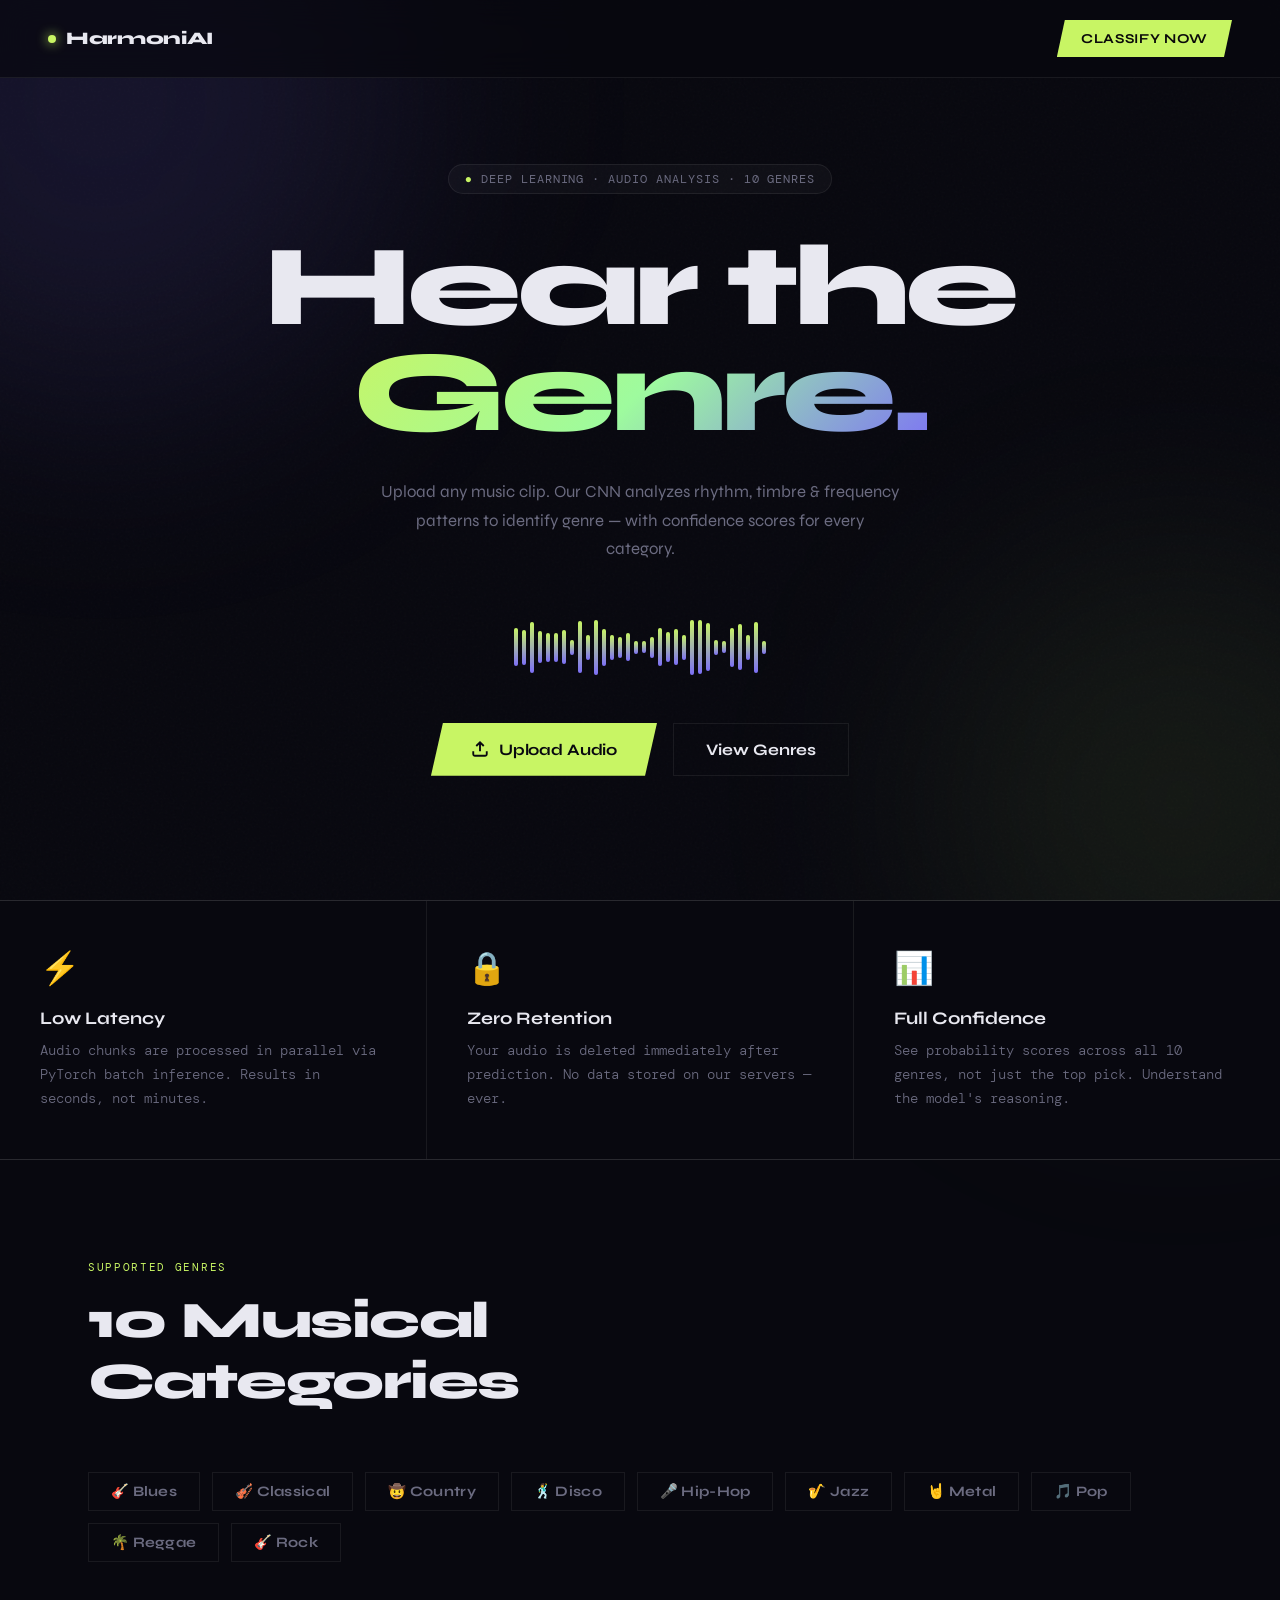
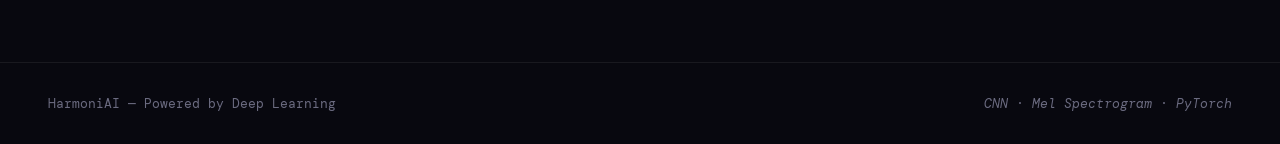
<file: backend/templates/index.html>
<!DOCTYPE html>
<html lang="en">
<head>
<meta charset="UTF-8">
<meta name="viewport" content="width=device-width, initial-scale=1.0">
<title>HarmoniAI — Music Genre Classifier</title>
<link rel="preconnect" href="https://fonts.googleapis.com">
<link href="https://fonts.googleapis.com/css2?family=Syne:wght@400;700;800&family=DM+Mono:ital,wght@0,300;1,300&display=swap" rel="stylesheet">
<style>
  :root {
    --bg: #08080f;
    --surface: #0f0f1a;
    --border: rgba(255,255,255,0.07);
    --accent: #c8f564;
    --accent2: #7c6ff7;
    --text: #e8e8f0;
    --muted: #6b6b80;
    --glow: rgba(200,245,100,0.15);
  }

  *, *::before, *::after { box-sizing: border-box; margin: 0; padding: 0; }

  html { scroll-behavior: smooth; }

  body {
    background: var(--bg);
    color: var(--text);
    font-family: 'Syne', sans-serif;
    min-height: 100vh;
    overflow-x: hidden;
  }

  /* Animated grain overlay */
  body::before {
    content: '';
    position: fixed;
    inset: 0;
    background-image: url("data:image/svg+xml,%3Csvg viewBox='0 0 512 512' xmlns='http://www.w3.org/2000/svg'%3E%3Cfilter id='n'%3E%3CfeTurbulence type='fractalNoise' baseFrequency='0.75' numOctaves='4' stitchTiles='stitch'/%3E%3C/filter%3E%3Crect width='100%25' height='100%25' filter='url(%23n)' opacity='0.035'/%3E%3C/svg%3E");
    pointer-events: none;
    z-index: 0;
    opacity: 0.6;
  }

  /* Radial glow blobs */
  .blob {
    position: fixed;
    border-radius: 50%;
    filter: blur(120px);
    pointer-events: none;
    z-index: 0;
  }
  .blob-1 { width: 600px; height: 600px; background: rgba(124,111,247,0.12); top: -200px; left: -200px; }
  .blob-2 { width: 500px; height: 500px; background: rgba(200,245,100,0.07); bottom: -150px; right: -150px; }

  /* Nav */
  nav {
    position: fixed; top: 0; left: 0; right: 0;
    z-index: 100;
    display: flex; align-items: center; justify-content: space-between;
    padding: 20px 48px;
    backdrop-filter: blur(16px);
    border-bottom: 1px solid var(--border);
    background: rgba(8,8,15,0.7);
  }
  .logo {
    font-size: 1.1rem; font-weight: 800; letter-spacing: -0.02em;
    display: flex; align-items: center; gap: 10px;
  }
  .logo-dot {
    width: 8px; height: 8px; border-radius: 50%;
    background: var(--accent);
    box-shadow: 0 0 12px var(--accent);
    animation: pulse 2s ease-in-out infinite;
  }
  @keyframes pulse { 0%,100%{opacity:1;transform:scale(1)} 50%{opacity:.5;transform:scale(0.8)} }

  .nav-cta {
    background: var(--accent); color: #0a0a0a;
    border: none; padding: 10px 24px;
    font-family: 'Syne', sans-serif; font-weight: 700; font-size: 0.85rem;
    letter-spacing: 0.05em; text-transform: uppercase;
    cursor: pointer; text-decoration: none;
    clip-path: polygon(8px 0%, 100% 0%, calc(100% - 8px) 100%, 0% 100%);
    transition: opacity 0.2s;
  }
  .nav-cta:hover { opacity: 0.85; }

  /* Hero */
  .hero {
    position: relative; z-index: 1;
    min-height: 100vh;
    display: flex; flex-direction: column;
    align-items: center; justify-content: center;
    padding: 120px 24px 80px;
    text-align: center;
  }

  .hero-tag {
    display: inline-flex; align-items: center; gap: 8px;
    border: 1px solid var(--border);
    background: rgba(255,255,255,0.03);
    padding: 6px 16px; border-radius: 100px;
    font-size: 0.75rem; font-family: 'DM Mono', monospace;
    color: var(--muted); letter-spacing: 0.08em;
    text-transform: uppercase;
    margin-bottom: 40px;
    animation: fadeUp 0.8s ease both;
  }
  .hero-tag span { color: var(--accent); }

  h1 {
    font-size: clamp(3rem, 9vw, 7.5rem);
    font-weight: 800; line-height: 0.92;
    letter-spacing: -0.04em;
    animation: fadeUp 0.8s 0.1s ease both;
  }
  h1 em {
    font-style: normal;
    background: linear-gradient(135deg, var(--accent) 0%, #9efb9e 50%, var(--accent2) 100%);
    -webkit-background-clip: text; -webkit-text-fill-color: transparent;
    background-clip: text;
  }

  .hero-sub {
    max-width: 520px; margin: 32px auto 0;
    font-size: 1.05rem; line-height: 1.7;
    color: var(--muted); font-weight: 400;
    animation: fadeUp 0.8s 0.2s ease both;
  }

  /* Waveform animation */
  .wave-vis {
    display: flex; align-items: center; gap: 4px;
    margin: 56px auto 48px;
    animation: fadeUp 0.8s 0.3s ease both;
  }
  .wave-bar {
    width: 4px; border-radius: 2px;
    background: linear-gradient(to top, var(--accent2), var(--accent));
    animation: wave var(--dur, 1s) var(--delay, 0s) ease-in-out infinite alternate;
  }
  @keyframes wave { from { height: 8px; opacity: 0.3; } to { height: var(--h, 48px); opacity: 1; } }

  .cta-group {
    display: flex; gap: 16px; justify-content: center; flex-wrap: wrap;
    animation: fadeUp 0.8s 0.4s ease both;
  }

  .btn-primary {
    background: var(--accent); color: #08080f;
    padding: 16px 40px; font-family: 'Syne', sans-serif;
    font-weight: 700; font-size: 1rem; letter-spacing: -0.01em;
    border: none; cursor: pointer; text-decoration: none;
    clip-path: polygon(12px 0%, 100% 0%, calc(100% - 12px) 100%, 0% 100%);
    transition: transform 0.2s, box-shadow 0.2s;
    display: inline-flex; align-items: center; gap: 10px;
  }
  .btn-primary:hover { transform: translateY(-2px); box-shadow: 0 16px 40px rgba(200,245,100,0.25); }
  .btn-primary svg { width: 18px; height: 18px; }

  .btn-outline {
    background: transparent; color: var(--text);
    padding: 16px 32px; font-family: 'Syne', sans-serif;
    font-weight: 700; font-size: 1rem;
    border: 1px solid var(--border); cursor: pointer; text-decoration: none;
    transition: border-color 0.2s, background 0.2s;
    display: inline-flex; align-items: center; gap: 8px;
  }
  .btn-outline:hover { border-color: var(--accent2); background: rgba(124,111,247,0.08); }

  /* Features strip */
  .features {
    position: relative; z-index: 1;
    display: grid; grid-template-columns: repeat(3, 1fr);
    gap: 1px; background: var(--border);
    border-top: 1px solid var(--border);
    border-bottom: 1px solid var(--border);
  }
  .feature-item {
    background: var(--bg); padding: 48px 40px;
    transition: background 0.3s;
  }
  .feature-item:hover { background: var(--surface); }
  .feature-icon {
    font-size: 2rem; margin-bottom: 20px;
  }
  .feature-title { font-size: 1.1rem; font-weight: 700; margin-bottom: 10px; }
  .feature-desc { font-size: 0.88rem; color: var(--muted); line-height: 1.7; font-family: 'DM Mono', monospace; font-weight: 300; }

  /* Genres section */
  .genres-section {
    position: relative; z-index: 1;
    padding: 100px 48px;
    max-width: 1200px; margin: 0 auto;
  }
  .section-label {
    font-family: 'DM Mono', monospace; font-size: 0.7rem;
    color: var(--accent); letter-spacing: 0.15em; text-transform: uppercase;
    margin-bottom: 16px;
  }
  .section-title { font-size: clamp(2rem, 4vw, 3.5rem); font-weight: 800; letter-spacing: -0.03em; margin-bottom: 60px; }

  .genre-grid {
    display: flex; flex-wrap: wrap; gap: 12px;
  }
  .genre-chip {
    padding: 10px 22px;
    border: 1px solid var(--border);
    font-size: 0.9rem; font-weight: 700;
    color: var(--muted); cursor: default;
    transition: all 0.25s;
    letter-spacing: 0.02em;
  }
  .genre-chip:hover { color: var(--text); border-color: var(--accent); background: var(--glow); }

  /* Footer */
  footer {
    position: relative; z-index: 1;
    border-top: 1px solid var(--border);
    padding: 32px 48px;
    display: flex; justify-content: space-between; align-items: center;
    color: var(--muted); font-size: 0.8rem; font-family: 'DM Mono', monospace;
  }

  @keyframes fadeUp { from { opacity: 0; transform: translateY(24px); } to { opacity: 1; transform: translateY(0); } }

  @media (max-width: 768px) {
    nav { padding: 16px 24px; }
    .features { grid-template-columns: 1fr; }
    .genres-section { padding: 60px 24px; }
    footer { flex-direction: column; gap: 12px; text-align: center; }
  }
</style>
</head>
<body>

<div class="blob blob-1"></div>
<div class="blob blob-2"></div>

<nav>
  <div class="logo">
    <div class="logo-dot"></div>
    HarmoniAI
  </div>
  <a href="/upload" class="nav-cta">Classify Now</a>
</nav>

<section class="hero">
  <div class="hero-tag">
    <span>●</span> Deep Learning · Audio Analysis · 10 Genres
  </div>

  <h1>Hear the<br><em>Genre.</em></h1>

  <p class="hero-sub">
    Upload any music clip. Our CNN analyzes rhythm, timbre &amp; frequency
    patterns to identify genre — with confidence scores for every category.
  </p>

  <div class="wave-vis" aria-hidden="true">
    <script>
      document.currentScript.insertAdjacentHTML('afterend', Array.from({length:32}, (_,i) => {
        const h = Math.round(Math.random()*44 + 12);
        const dur = (Math.random()*0.8+0.6).toFixed(2);
        const del = (Math.random()*0.6).toFixed(2);
        return `<div class="wave-bar" style="--h:${h}px;--dur:${dur}s;--delay:${del}s;height:${h}px"></div>`;
      }).join(''));
    </script>
  </div>

  <div class="cta-group">
    <a href="/upload" class="btn-primary">
      <svg viewBox="0 0 24 24" fill="none" stroke="currentColor" stroke-width="2.5"><path d="M21 15v4a2 2 0 0 1-2 2H5a2 2 0 0 1-2-2v-4M17 8l-5-5-5 5M12 3v12"/></svg>
      Upload Audio
    </a>
    <a href="#genres" class="btn-outline">View Genres</a>
  </div>
</section>

<div class="features">
  <div class="feature-item">
    <div class="feature-icon">⚡</div>
    <div class="feature-title">Low Latency</div>
    <div class="feature-desc">Audio chunks are processed in parallel via PyTorch batch inference. Results in seconds, not minutes.</div>
  </div>
  <div class="feature-item">
    <div class="feature-icon">🔒</div>
    <div class="feature-title">Zero Retention</div>
    <div class="feature-desc">Your audio is deleted immediately after prediction. No data stored on our servers — ever.</div>
  </div>
  <div class="feature-item">
    <div class="feature-icon">📊</div>
    <div class="feature-title">Full Confidence</div>
    <div class="feature-desc">See probability scores across all 10 genres, not just the top pick. Understand the model's reasoning.</div>
  </div>
</div>

<section class="genres-section" id="genres">
  <div class="section-label">Supported Genres</div>
  <div class="section-title">10 Musical<br>Categories</div>
  <div class="genre-grid">
    <div class="genre-chip">🎸 Blues</div>
    <div class="genre-chip">🎻 Classical</div>
    <div class="genre-chip">🤠 Country</div>
    <div class="genre-chip">🕺 Disco</div>
    <div class="genre-chip">🎤 Hip-Hop</div>
    <div class="genre-chip">🎷 Jazz</div>
    <div class="genre-chip">🤘 Metal</div>
    <div class="genre-chip">🎵 Pop</div>
    <div class="genre-chip">🌴 Reggae</div>
    <div class="genre-chip">🎸 Rock</div>
  </div>
</section>

<footer>
  <span>HarmoniAI — Powered by Deep Learning</span>
  <span style="font-style:italic;">CNN · Mel Spectrogram · PyTorch</span>
</footer>

</body>
</html>
</file>
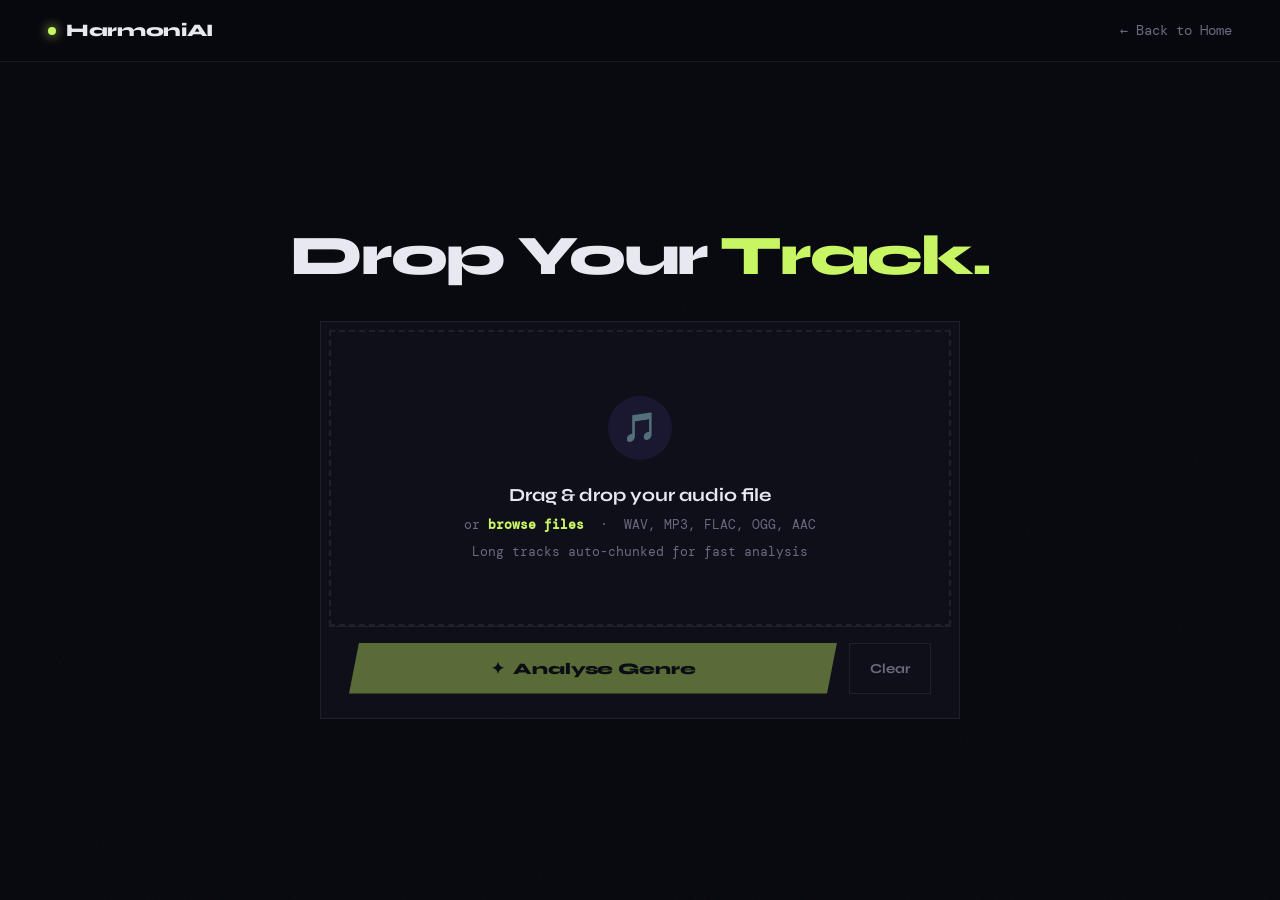
<file: backend/templates/upload.html>
<!DOCTYPE html>
<html lang="en">
<head>
<meta charset="UTF-8">
<meta name="viewport" content="width=device-width, initial-scale=1.0">
<title>HarmoniAI — Upload</title>
<link rel="preconnect" href="https://fonts.googleapis.com">
<link href="https://fonts.googleapis.com/css2?family=Syne:wght@400;700;800&family=DM+Mono:ital,wght@0,300;1,300&display=swap" rel="stylesheet">
<style>
  :root {
    --bg: #08080f; --surface: #0f0f1a;
    --border: rgba(255,255,255,0.07); --border-active: rgba(200,245,100,0.4);
    --accent: #c8f564; --accent2: #7c6ff7;
    --text: #e8e8f0; --muted: #6b6b80;
    --error: #ff5f5f;
  }
  *, *::before, *::after { box-sizing: border-box; margin:0; padding:0; }
  body {
    background: var(--bg); color: var(--text);
    font-family: 'Syne', sans-serif; min-height: 100vh;
    display: flex; flex-direction: column;
  }
  body::before {
    content:''; position:fixed; inset:0;
    background-image: url("data:image/svg+xml,%3Csvg viewBox='0 0 512 512' xmlns='http://www.w3.org/2000/svg'%3E%3Cfilter id='n'%3E%3CfeTurbulence type='fractalNoise' baseFrequency='0.75' numOctaves='4' stitchTiles='stitch'/%3E%3C/filter%3E%3Crect width='100%25' height='100%25' filter='url(%23n)' opacity='0.035'/%3E%3C/svg%3E");
    pointer-events:none; z-index:0; opacity:0.6;
  }

  nav {
    position:fixed; top:0; left:0; right:0; z-index:100;
    display:flex; align-items:center; justify-content:space-between;
    padding:20px 48px;
    backdrop-filter:blur(16px);
    border-bottom:1px solid var(--border);
    background:rgba(8,8,15,0.7);
  }
  .logo { font-size:1.1rem; font-weight:800; letter-spacing:-0.02em; display:flex; align-items:center; gap:10px; text-decoration:none; color:var(--text); }
  .logo-dot { width:8px; height:8px; border-radius:50%; background:var(--accent); box-shadow:0 0 12px var(--accent); animation:pulse 2s ease-in-out infinite; }
  @keyframes pulse { 0%,100%{opacity:1;transform:scale(1)} 50%{opacity:.5;transform:scale(.8)} }

  .back-btn {
    display:flex; align-items:center; gap:8px; color:var(--muted);
    text-decoration:none; font-size:0.85rem; font-family:'DM Mono',monospace;
    transition:color 0.2s;
  }
  .back-btn:hover { color:var(--text); }


  main {
    position:relative; z-index:1;
    flex:1; display:flex; flex-direction:column; align-items:center;
    justify-content:center; padding:100px 24px 60px;
    gap:32px;
  }

  .page-title {
    font-size: clamp(2rem, 5vw, 3.5rem);
    font-weight:800; letter-spacing:-0.04em;
    text-align:center;
  }
  .page-title span { color:var(--accent); }

  /* Upload card */
  .upload-card {
    width:100%; max-width:640px;
    background:var(--surface);
    border:1px solid var(--border);
    padding:8px;
    animation: fadeUp 0.6s ease both;
  }

  .drop-zone {
    border:2px dashed var(--border);
    padding:64px 40px;
    text-align:center;
    cursor:pointer;
    transition:border-color 0.25s, background 0.25s;
    position:relative;
  }
  .drop-zone.drag-over {
    border-color: var(--border-active);
    background: rgba(200,245,100,0.04);
  }
  .drop-zone.has-file {
    border-color: var(--accent2);
    border-style: solid;
  }

  #fileInput { display:none; }

  .upload-icon {
    width:64px; height:64px; margin:0 auto 24px;
    background:rgba(124,111,247,0.1);
    border-radius:50%;
    display:flex; align-items:center; justify-content:center;
    font-size:1.8rem;
    transition: transform 0.3s;
  }
  .drop-zone:hover .upload-icon, .drop-zone.drag-over .upload-icon { transform: scale(1.1); }

  .drop-title { font-size:1.15rem; font-weight:700; margin-bottom:10px; }
  .drop-sub { font-size:0.82rem; color:var(--muted); font-family:'DM Mono',monospace; }
  .drop-sub strong { color:var(--accent); cursor:pointer; }

  .file-info {
    display:none; align-items:center; gap:12px;
    padding:14px 20px;
    background:rgba(255,255,255,0.03);
    border-top:1px solid var(--border);
    font-size:0.85rem;
  }
  .file-info.visible { display:flex; }
  .file-icon { font-size:1.3rem; }
  .file-meta { flex:1; overflow:hidden; }
  .file-name { font-weight:700; white-space:nowrap; overflow:hidden; text-overflow:ellipsis; }
  .file-size { color:var(--muted); font-size:0.75rem; font-family:'DM Mono',monospace; margin-top:2px; }
  .remove-btn { color:var(--muted); cursor:pointer; padding:4px; font-size:1.1rem; transition:color 0.2s; }
  .remove-btn:hover { color:var(--error); }

 
  .player-wrap {
    display:none; padding:16px 20px;
    border-top:1px solid var(--border);
  }
  .player-wrap.visible { display:block; }
  audio { width:100%; height:40px; accent-color:var(--accent); }

  .waveform-wrap {
    display:none; padding:0 20px 16px;
  }
  .waveform-wrap.visible { display:block; }
  #waveCanvas { width:100%; height:72px; display:block; }

  /* Actions */
  .card-actions {
    display:flex; gap:12px; padding:16px 20px;
    border-top:1px solid var(--border);
  }

  .btn-predict {
    flex:1; background:var(--accent); color:#08080f;
    border:none; padding:16px;
    font-family:'Syne',sans-serif; font-weight:800; font-size:1rem;
    cursor:pointer; letter-spacing:-0.01em;
    clip-path:polygon(10px 0%,100% 0%,calc(100% - 10px) 100%,0% 100%);
    transition:opacity 0.2s, transform 0.2s;
    display:flex; align-items:center; justify-content:center; gap:10px;
  }
  .btn-predict:disabled { opacity:0.4; cursor:not-allowed; }
  .btn-predict:not(:disabled):hover { transform:translateY(-1px); opacity:0.9; }

  .btn-clear {
    background:transparent; color:var(--muted);
    border:1px solid var(--border); padding:16px 20px;
    font-family:'Syne',sans-serif; font-weight:700; font-size:0.85rem;
    cursor:pointer; transition:all 0.2s;
  }
  .btn-clear:hover { border-color:var(--error); color:var(--error); }

  /* Loading overlay */
  .loading-overlay {
    display:none; position:fixed; inset:0;
    background:rgba(8,8,15,0.85); backdrop-filter:blur(8px);
    z-index:200; align-items:center; justify-content:center;
    flex-direction:column; gap:24px;
  }
  .loading-overlay.active { display:flex; }

  .spinner {
    width:56px; height:56px;
    border:3px solid var(--border);
    border-top-color:var(--accent);
    border-radius:50%;
    animation:spin 0.8s linear infinite;
  }
  @keyframes spin { to{transform:rotate(360deg)} }

  .loading-text { font-size:1rem; font-weight:700; color:var(--muted); }
  .loading-step { font-size:0.78rem; font-family:'DM Mono',monospace; color:var(--accent2); margin-top:-16px; }


  .progress-bar-wrap { width:240px; height:2px; background:var(--border); }
  .progress-bar { height:100%; background:linear-gradient(90deg,var(--accent2),var(--accent)); width:0; transition:width 0.4s ease; }

  .toast {
    position:fixed; bottom:32px; left:50%; transform:translateX(-50%);
    background:var(--error); color:#fff;
    padding:12px 24px; font-size:0.85rem; font-weight:700;
    z-index:300; opacity:0; pointer-events:none;
    transition:opacity 0.3s;
  }
  .toast.show { opacity:1; }

  @keyframes fadeUp { from{opacity:0;transform:translateY(24px)} to{opacity:1;transform:translateY(0)} }

  @media(max-width:600px) { nav{padding:16px 20px;} main{padding:80px 16px 40px;} .drop-zone{padding:48px 24px;} }
</style>
</head>
<body>

<nav>
  <a href="/" class="logo">
    <div class="logo-dot"></div>
    HarmoniAI
  </a>
  <a href="/" class="back-btn">
    ← Back to Home
  </a>
</nav>

<main>
  <h1 class="page-title">Drop Your <span>Track.</span></h1>

  <div class="upload-card">
  
    <div class="drop-zone" id="dropZone">
      <input type="file" id="fileInput" accept="audio/*,.wav,.mp3,.flac,.ogg,.m4a,.aac">
      <div class="upload-icon">🎵</div>
      <div class="drop-title">Drag & drop your audio file</div>
      <div class="drop-sub">
        or <strong id="browseBtn">browse files</strong> &nbsp;·&nbsp; WAV, MP3, FLAC, OGG, AAC
      </div>
      <div class="drop-sub" style="margin-top:10px;">Long tracks auto-chunked for fast analysis</div>
    </div>

    <div class="file-info" id="fileInfo">
      <span class="file-icon">🎶</span>
      <div class="file-meta">
        <div class="file-name" id="fileName">—</div>
        <div class="file-size" id="fileSize">—</div>
      </div>
      <span class="remove-btn" id="removeBtn" title="Remove file">✕</span>
    </div>

    <div class="waveform-wrap" id="waveformWrap">
      <canvas id="waveCanvas"></canvas>
    </div>

    
    <div class="player-wrap" id="playerWrap">
      <audio id="audioPlayer" controls preload="auto"></audio>
    </div>

    <div class="card-actions">
      <button class="btn-predict" id="predictBtn" disabled>
        <span>✦</span> Analyse Genre
      </button>
      <button class="btn-clear" id="clearBtn">Clear</button>
    </div>
  </div>
</main>


<div class="loading-overlay" id="loadingOverlay">
  <div class="spinner"></div>
  <div class="loading-text">Analysing your track…</div>
  <div class="loading-step" id="loadingStep">Chunking audio</div>
  <div class="progress-bar-wrap"><div class="progress-bar" id="progressBar"></div></div>
</div>

<!-- Error toast -->
<div class="toast" id="toast"></div>

<script>
const dropZone   = document.getElementById('dropZone');
const fileInput  = document.getElementById('fileInput');
const browseBtn  = document.getElementById('browseBtn');
const fileInfo   = document.getElementById('fileInfo');
const fileName   = document.getElementById('fileName');
const fileSize   = document.getElementById('fileSize');
const removeBtn  = document.getElementById('removeBtn');
const playerWrap = document.getElementById('playerWrap');
const audioPlayer= document.getElementById('audioPlayer');
const waveformWrap = document.getElementById('waveformWrap');
const waveCanvas = document.getElementById('waveCanvas');
const predictBtn = document.getElementById('predictBtn');
const clearBtn   = document.getElementById('clearBtn');
const overlay    = document.getElementById('loadingOverlay');
const loadingStep= document.getElementById('loadingStep');
const progressBar= document.getElementById('progressBar');
const toast      = document.getElementById('toast');

let currentFile = null;
let objectUrl   = null;


dropZone.addEventListener('dragover', e => { e.preventDefault(); dropZone.classList.add('drag-over'); });
dropZone.addEventListener('dragleave', () => dropZone.classList.remove('drag-over'));
dropZone.addEventListener('drop', e => {
  e.preventDefault(); dropZone.classList.remove('drag-over');
  const f = e.dataTransfer.files[0];
  if (f) handleFile(f);
});

browseBtn.addEventListener('click', () => fileInput.click());
dropZone.addEventListener('click', e => { if (e.target !== browseBtn) fileInput.click(); });
fileInput.addEventListener('change', () => { if (fileInput.files[0]) handleFile(fileInput.files[0]); });
removeBtn.addEventListener('click', clearFile);
clearBtn.addEventListener('click', clearFile);

function handleFile(file) {
  if (!file.type.startsWith('audio/') && !/\.(wav|mp3|flac|ogg|m4a|aac)$/i.test(file.name)) {
    showToast('Please select a valid audio file.');
    return;
  }
  clearObjectUrl();
  currentFile = file;
  objectUrl = URL.createObjectURL(file);

  fileName.textContent = file.name;
  fileSize.textContent = formatBytes(file.size) + (file.size > 5*1024*1024 ? ' — will be chunked' : '');
  fileInfo.classList.add('visible');
  dropZone.classList.add('has-file');

  audioPlayer.src = objectUrl;
  playerWrap.classList.add('visible');

  drawWaveform(file);

  predictBtn.disabled = false;
}

function clearFile() {
  currentFile = null;
  clearObjectUrl();
  fileInput.value = '';
  fileInfo.classList.remove('visible');
  playerWrap.classList.remove('visible');
  waveformWrap.classList.remove('visible');
  dropZone.classList.remove('has-file');
  predictBtn.disabled = true;
  audioPlayer.src = '';
}

function clearObjectUrl() {
  if (objectUrl) { URL.revokeObjectURL(objectUrl); objectUrl = null; }
}

function formatBytes(b) {
  if (b < 1024) return b + ' B';
  if (b < 1024*1024) return (b/1024).toFixed(1) + ' KB';
  return (b/(1024*1024)).toFixed(1) + ' MB';
}

async function drawWaveform(file) {
  try {
    const ctx = new (window.AudioContext || window.webkitAudioContext)();
    const buf = await file.arrayBuffer();
    const audioBuf = await ctx.decodeAudioData(buf);
    const data = audioBuf.getChannelData(0);

    waveformWrap.classList.add('visible');
    const canvas = waveCanvas;
    const dpr = window.devicePixelRatio || 1;
    canvas.width = canvas.offsetWidth * dpr;
    canvas.height = 72 * dpr;
    const c = canvas.getContext('2d');
    c.scale(dpr, dpr);

    const w = canvas.offsetWidth, h = 72;
    const step = Math.ceil(data.length / w);
    const mid = h / 2;

    const grad = c.createLinearGradient(0, 0, w, 0);
    grad.addColorStop(0, '#7c6ff7');
    grad.addColorStop(1, '#c8f564');

    c.clearRect(0, 0, w, h);
    c.fillStyle = grad;

    for (let x = 0; x < w; x++) {
      let max = 0;
      for (let j = 0; j < step; j++) {
        const val = Math.abs(data[x * step + j] || 0);
        if (val > max) max = val;
      }
      const barH = Math.max(2, max * (h - 4));
      c.fillRect(x, mid - barH / 2, 1, barH);
    }
    ctx.close();
  } catch(e) { }
}


const loadingSteps = [
  [0,  'Reading audio file…'],
  [20, 'Chunking into 4-second segments…'],
  [45, 'Computing Mel spectrograms…'],
  [70, 'Running CNN inference…'],
  [90, 'Aggregating predictions…'],
];

async function uploadAndPredict() {
  if (!currentFile) return;
  overlay.classList.add('active');
  predictBtn.disabled = true;

  let stepIdx = 0;
  const stepInterval = setInterval(() => {
    if (stepIdx < loadingSteps.length) {
      const [pct, label] = loadingSteps[stepIdx++];
      progressBar.style.width = pct + '%';
      loadingStep.textContent = label;
    }
  }, 600);

  try {
    const formData = new FormData();
    formData.append('file', currentFile);

    const res = await fetch('/predict', { method: 'POST', body: formData });
    if (!res.ok) throw new Error('Server error ' + res.status);
    const data = await res.json();

    clearInterval(stepInterval);
    progressBar.style.width = '100%';
    loadingStep.textContent = 'Done!';

    // Store results then navigate
    sessionStorage.setItem('harmoni_result', JSON.stringify(data));
    setTimeout(() => { window.location.href = '/result'; }, 400);

  } catch(err) {
    clearInterval(stepInterval);
    overlay.classList.remove('active');
    predictBtn.disabled = false;
    showToast('Prediction failed. Is the FastAPI server running?');
    console.error(err);
  }
}

predictBtn.addEventListener('click', uploadAndPredict);

function showToast(msg) {
  toast.textContent = msg;
  toast.classList.add('show');
  setTimeout(() => toast.classList.remove('show'), 3500);
}


window.addEventListener('beforeunload', clearObjectUrl);
</script>
</body>
</html>
</file>
